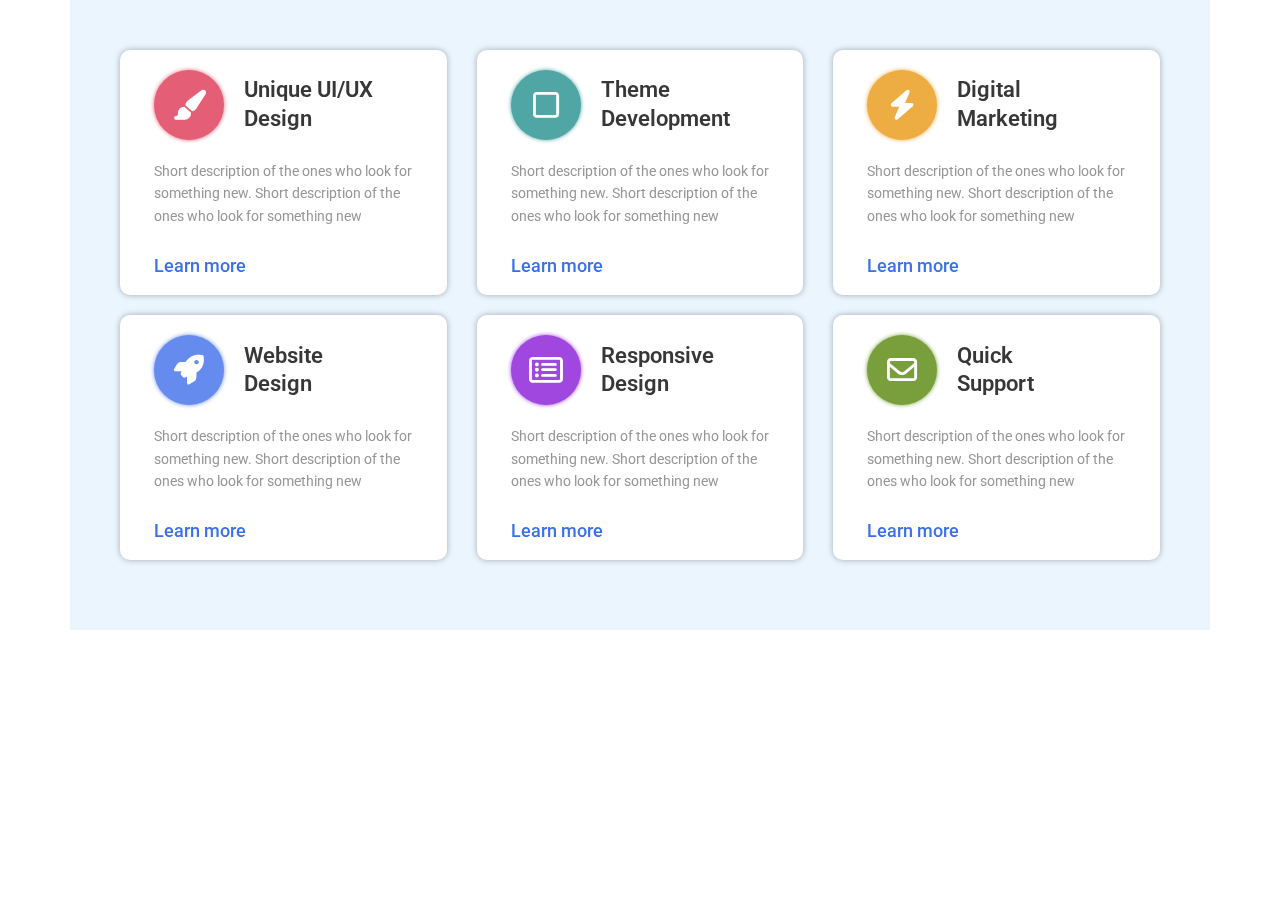
<file: Bai 2/index.html>
<!DOCTYPE html>
<html lang="en">
  <head>
    <meta charset="UTF-8" />
    <meta name="viewport" content="width=device-width, initial-scale=1.0" />
    <title>Service Layout</title>
    <link rel="preconnect" href="https://fonts.googleapis.com" />
    <link rel="preconnect" href="https://fonts.gstatic.com" crossorigin />
    <link
      href="https://fonts.googleapis.com/css2?family=Roboto:wght@300;400;500;700&display=swap"
      rel="stylesheet"
    />
    <link
      rel="stylesheet"
      href="https://cdnjs.cloudflare.com/ajax/libs/font-awesome/6.5.1/css/all.min.css"
    />
    <link rel="stylesheet" href="./asset/reset.css" />
    <link rel="stylesheet" href="./asset/grid.css" />
    <link rel="stylesheet" href="./asset/style.css" />
  </head>
  <body>
    <div class="container">
      <div class="row row-cols-lg-3 row-cols-md-2 row-cols-1">
        <div class="col">
          <article class="item">
            <div class="header">
              <div class="icon">
                <i class="fa-solid fa-paintbrush"></i>
              </div>

              <h3 class="heading">Unique UI/UX Design</h3>
            </div>
            <p class="desc">
              Short description of the ones who look for something new. Short
              description of the ones who look for something new
            </p>
            <a href="#!" class="link">Learn more</a>
          </article>
        </div>
        <div class="col">
          <article class="item">
            <div class="header">
              <div class="icon">
                <i class="fa-regular fa-square"></i>
              </div>

              <h3 class="heading">Theme Development</h3>
            </div>
            <p class="desc">
              Short description of the ones who look for something new. Short
              description of the ones who look for something new
            </p>
            <a href="#!" class="link">Learn more</a>
          </article>
        </div>
        <div class="col">
          <article class="item">
            <div class="header">
              <div class="icon">
                <i class="fa-solid fa-bolt"></i>
              </div>

              <h3 class="heading">Digital Marketing</h3>
            </div>
            <p class="desc">
              Short description of the ones who look for something new. Short
              description of the ones who look for something new
            </p>
            <a href="#!" class="link">Learn more</a>
          </article>
        </div>
        <div class="col">
          <article class="item">
            <div class="header">
              <div class="icon" style="background-color: #668bef">
                <i class="fa-solid fa-rocket"></i>
              </div>

              <h3 class="heading">Website Design</h3>
            </div>
            <p class="desc">
              Short description of the ones who look for something new. Short
              description of the ones who look for something new
            </p>
            <a href="#!" class="link">Learn more</a>
          </article>
        </div>
        <div class="col">
          <article class="item">
            <div class="header">
              <div class="icon">
                <i class="fa-regular fa-rectangle-list"></i>
              </div>

              <h3 class="heading">Responsive Design</h3>
            </div>
            <p class="desc">
              Short description of the ones who look for something new. Short
              description of the ones who look for something new
            </p>
            <a href="#!" class="link">Learn more</a>
          </article>
        </div>
        <div class="col">
          <article class="item">
            <div class="header">
              <div class="icon">
                <i class="fa-regular fa-envelope"></i>
              </div>

              <h3 class="heading">Quick Support</h3>
            </div>
            <p class="desc">
              Short description of the ones who look for something new. Short
              description of the ones who look for something new
            </p>
            <a href="#!" class="link">Learn more</a>
          </article>
        </div>
      </div>
    </div>
  </body>
</html>
</file>
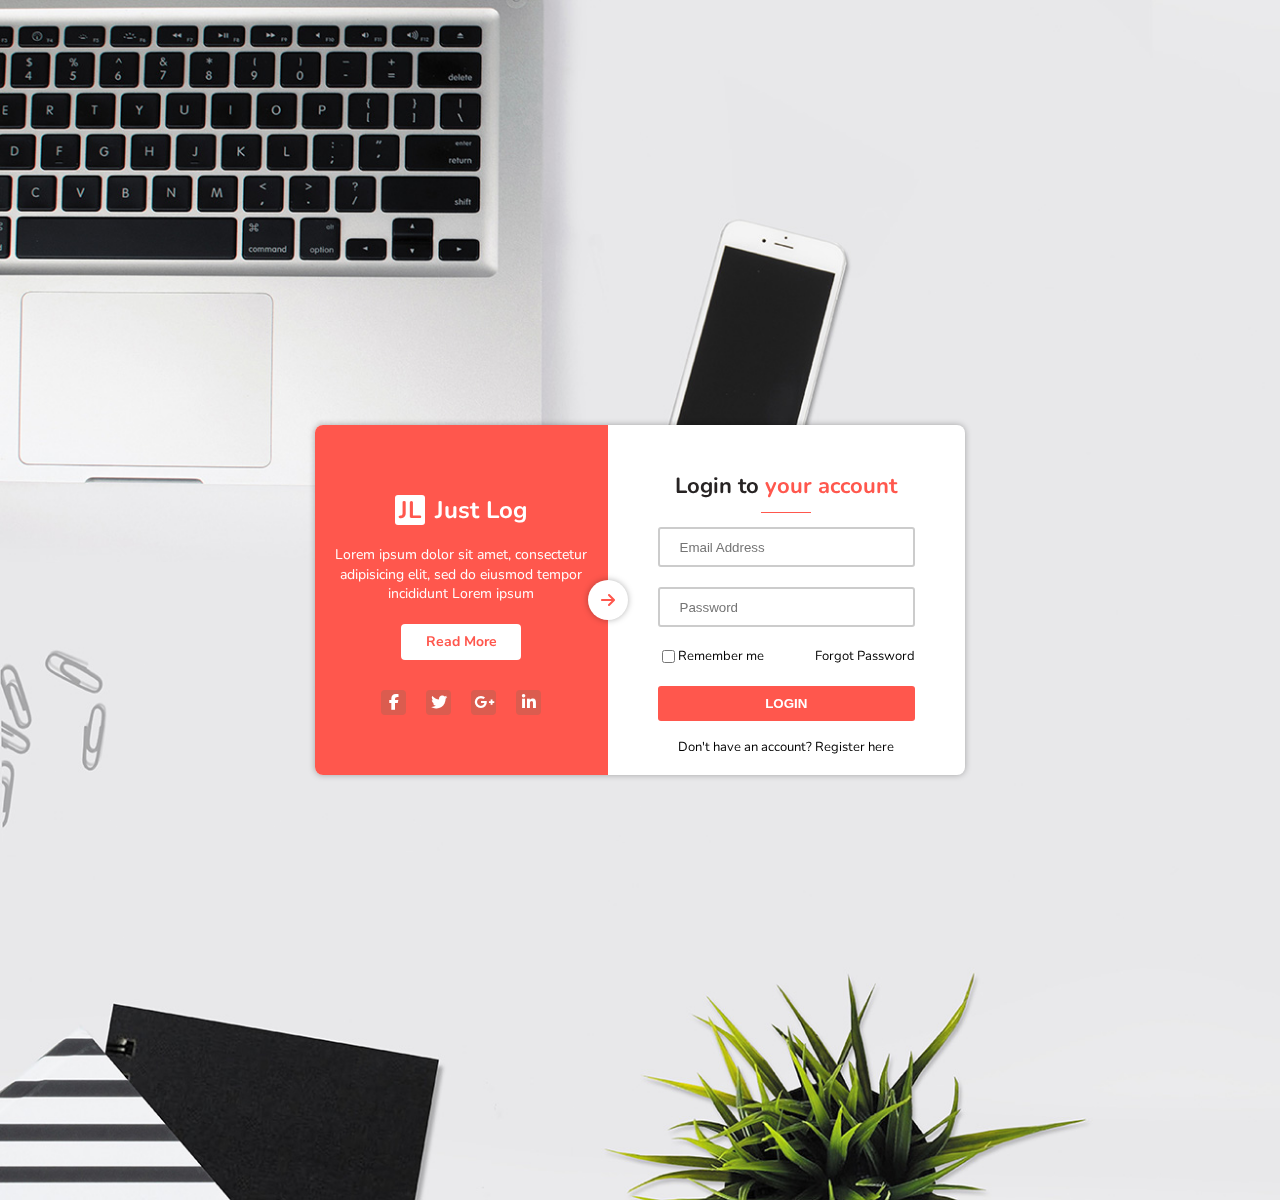
<file: Bai 3/index.html>
<!DOCTYPE html>
<html lang="en">
  <head>
    <meta charset="UTF-8" />
    <meta name="viewport" content="width=device-width, initial-scale=1.0" />
    <title>Form login</title>
    <!-- Font awesome -->
    <link
      rel="stylesheet"
      href="https://cdnjs.cloudflare.com/ajax/libs/font-awesome/6.5.1/css/all.min.css"
    />
    <!-- Font embed -->
    <link rel="preconnect" href="https://fonts.googleapis.com" />
    <link rel="preconnect" href="https://fonts.gstatic.com" crossorigin />
    <link
      href="https://fonts.googleapis.com/css2?family=Nunito:wght@300;400;500;600;700&display=swap"
      rel="stylesheet"
    />
    <!-- Reset CSS -->
    <link rel="stylesheet" href="./asset/css/reset.css" />
    <!-- Style -->
    <link rel="stylesheet" href="./asset/css/style.css" />
  </head>
  <body>
    <div class="container">
      <div class="form-left">
        <div class="header">
          <div class="icon">JL</div>
          <h2 class="heading">Just Log</h2>
        </div>
        <p class="desc">
          Lorem ipsum dolor sit amet, consectetur adipisicing elit, sed do
          eiusmod tempor incididunt Lorem ipsum
        </p>
        <a href="#!" class="action-link">Read More</a>
        <div class="social-link">
          <a href="#!" class="social-network"
            ><i class="fa-brands fa-facebook-f"></i
          ></a>
          <a href="#!" class="social-network"
            ><i class="fa-brands fa-twitter"></i
          ></a>
          <a href="#!" class="social-network"
            ><i class="fa-brands fa-google-plus-g"></i
          ></a>
          <a href="#!" class="social-network"
            ><i class="fa-brands fa-linkedin-in"></i
          ></a>
        </div>
        <div class="arrow"><i class="fa-solid fa-arrow-right"></i></div>
      </div>
      <form action="" class="form-right">
        <h2 class="form-heading"><span>Login to</span> your account</h2>
        <input type="email" name="email" placeholder="Email Address" required />
        <input
          type="password"
          name="password"
          placeholder="Password"
          required
        />
        <div class="row">
          <input type="checkbox" name="check" id="check" />
          <label for="check">Remember me</label>
          <p>Forgot Password</p>
        </div>
        <button class="submit">login</button>
        <p>Don't have an account? Register here</p>
      </form>
    </div>
  </body>
</html>
</file>
<file: Bai 2/asset/style.css>
*,
::after,
::before {
  box-sizing: border-box;
}

html {
  font-size: 62.5%;
  font-family: "Roboto", sans-serif;
}

body {
  font-size: 1.6rem;
}

.container {
  padding: 50px;
  background-color: #ebf5fe;
}

.item {
  padding: 20px 34px;
  margin-bottom: 20px;
  background-color: #fff;
  border-radius: 10px;
  filter: drop-shadow(0 0 3px rgba(0, 0, 0, 0.3));
}

.item:hover {
  border: 2px solid red;
}

.header {
  display: flex;
  align-items: center;
}

.heading {
  width: 132px;
  margin-left: 20px;
  font-size: 2.2rem;
  font-weight: 600;
  color: #373737;
  line-height: 1.3;
}

.icon {
  display: flex;
  justify-content: center;
  align-items: center;
  width: 70px;
  height: 70px;
  border-radius: 50%;
  color: #fff;
}

.col:first-child .icon {
  background-color: #e45f76;
  filter: drop-shadow(0 0 2px #e45f76);
}

.col:nth-child(2) .icon {
  background-color: #50a6a4;
  filter: drop-shadow(0 0 2px #50a6a4);
}

.col:nth-child(3) .icon {
  background-color: #eead42;
  filter: drop-shadow(0 0 2px #eead42);
}

.col:nth-child(4) .icon {
  background-color: #668bef;
  filter: drop-shadow(0 0 2px #668bef);
}

.col:nth-child(5) .icon {
  background-color: #9f47df;
  filter: drop-shadow(0 0 2px #9f47df);
}

.col:nth-child(6) .icon {
  background-color: #789f3b;
  filter: drop-shadow(0 0 2px #789f3b);
}

.icon i {
  font-size: 3rem;
}

.desc {
  max-width: 300px;
  margin-top: 20px;
  font-size: 1.4rem;
  font-weight: 400;
  line-height: 1.6;
  color: #959595;
}

.link {
  font-size: 1.8rem;
  font-weight: 500;
  display: block;
  margin-top: 30px;
  text-decoration: none;
  color: #3a70ec;
}
</file>
<file: Bai 3/asset/css/style.css>
*,
::before,
::after {
  box-sizing: border-box;
}

html {
  font-size: 62.5%;
  font-family: "Nunito", sans-serif;
}

body {
  height: 1200px;
  display: flex;
  justify-content: center;
  align-items: center;
  font-size: 1.6rem;
  background: url(../img/background.jpg) no-repeat;
  background-size: cover;
}

a {
  text-decoration: none;
}

.container {
  display: flex;
  width: 650px;
  height: 350px;
  border-radius: 8px;
  background-color: #fff;
  filter: drop-shadow(0 0 3px rgba(0, 0, 0, 0.3));
}

/* Form-left */

.form-left {
  position: relative;
  width: 45%;
  padding: 70px 20px 0;
  border-radius: 8px 0 0 8px;
  color: #fff;
  background: #ff574d;
}

.header {
  display: flex;
  justify-content: center;
  align-items: center;
  font-size: 2.4rem;
  font-weight: 700;
}

.heading {
  margin-left: 10px;
}

.icon {
  display: flex;
  justify-content: center;
  align-items: center;
  width: 30px;
  height: 30px;
  border-radius: 3px;
  color: #ff574d;
  background-color: #fff;
}

.desc {
  margin-top: 20px;
  text-align: center;
  font-size: 1.4rem;
  line-height: 1.4;
}

.action-link {
  margin-top: 20px;
  display: flex;
  justify-content: center;
  align-items: center;
  width: 120px;
  height: 20px;
  margin: 20px auto 0 auto;
  padding: 18px 0;
  border-radius: 4px;
  font-size: 1.4rem;
  font-weight: 700;
  color: #ff574d;
  background-color: #fff;
}

.social-link {
  display: flex;
  justify-content: center;
  align-items: center;
  margin-top: 30px;
}

.social-network {
  display: flex;
  justify-content: center;
  align-items: center;
  width: 25px;
  height: 25px;
  margin: 0 10px;
  border-radius: 4px;
  color: #fff;
  background: #db5c4f;
}

.arrow {
  position: absolute;
  top: 50%;
  right: 0;
  transform: translate(50%, -50%);
  display: flex;
  justify-content: center;
  align-items: center;
  width: 40px;
  height: 40px;
  border-radius: 50%;
  color: #ff574d;
  background-color: #fff;
  filter: drop-shadow(0 0 3px rgba(0, 0, 0, 0.3));
}

/* Form-right */

.form-right {
  width: 55%;
  padding: 50px;
}

.form-heading {
  position: relative;
  margin-bottom: 20px;
  font-size: 2.2rem;
  font-weight: 700;
  text-align: center;
  color: #ff574d;
}

.form-heading::after {
  position: absolute;
  left: 50%;
  transform: translateX(-50%);
  content: "";
  display: block;
  width: 50px;
  height: 1px;
  margin-top: 15px;
  background-color: #ff574d;
}

.form-heading span {
  color: #272323;
}

input[type="email"],
input[type="password"] {
  width: 100%;
  height: 40px;
  border: none;
  outline: none;
  padding-left: 20px;
  border: 2px solid #ccc;
  border-radius: 3px;
}

input[type="email"] {
  display: block;
  margin-bottom: 20px;
  margin-top: 30px;
}

.row {
  display: flex;
  align-items: center;
  margin-top: 20px;
}

.row p {
  margin-left: auto;
}

.submit {
  width: 100%;
  margin: 20px 0;
  padding: 10px 0;
  border: none;
  font-weight: 600;
  border-radius: 3px;
  color: #fff;
  background: #ff574d;
  text-transform: uppercase;
}

.submit:hover {
  opacity: 0.8;
  cursor: pointer;
}

.form-right p,
label {
  font-size: 1.3rem;
}

.form-right p:last-child {
  text-align: center;
}
</file>
<file: Bai 2/asset/grid.css>
/* X-Small devices (portrait phones, less than 576px) */
/* No media query for `xs` since this is the default in Bootstrap */

.container,
.container-fluid {
  --column-size: 12;
  --space-gutter: 10px;
  width: 100%;
  margin-left: auto;
  margin-right: auto;
  padding-left: calc(var(--space-gutter) / 2);
  padding-right: calc(var(--space-gutter) / 2);
}

.row {
  display: flex;
  flex-wrap: wrap;
  margin-left: calc(-1 * var(--space-gutter) / 2);
  margin-right: calc(-1 * var(--space-gutter) / 2);
}

.col {
  flex: 1 0;
}

.g-0 {
  --space-gutter: 0;
}

.row > [class*="offset-"] {
  margin-left: calc(100% / var(--column-size) * var(--offset-number));
}

.offset-0 {
  --offset-number: 0;
}

.offset-1 {
  --offset-number: 1;
}

.offset-2 {
  --offset-number: 2;
}

.offset-3 {
  --offset-number: 3;
}

.offset-4 {
  --offset-number: 4;
}

.offset-5 {
  --offset-number: 5;
}

.offset-6 {
  --offset-number: 6;
}

.offset-7 {
  --offset-number: 7;
}

.offset-8 {
  --offset-number: 8;
}

.offset-9 {
  --offset-number: 9;
}

.offset-10 {
  --offset-number: 10;
}

.offset-11 {
  --offset-number: 11;
}

.row[class*="row-cols-"] > *,
.row > [class^="col-"],
.col {
  padding-left: calc(var(--space-gutter) / 2);
  padding-right: calc(var(--space-gutter) / 2);
}

.row[class*="row-cols-"] > *,
.row > [class^="col-"] {
  flex: 0 0 auto;
}

.row[class*="row-cols-"] > * {
  width: calc(100% / var(--row-col-number));
}

.row-cols-1 > * {
  --row-col-number: 1;
}

.row-cols-2 > * {
  --row-col-number: 2;
}

.row-cols-3 > * {
  --row-col-number: 3;
}

.row-cols-4 > * {
  --row-col-number: 4;
}

.row-cols-5 > * {
  --row-col-number: 5;
}

.row-cols-6 > * {
  --row-col-number: 6;
}

.row > [class^="col-"] {
  width: calc(100% / var(--column-size) * var(--column-number));
}

.col-1 {
  --column-number: 1;
}

.col-2 {
  --column-number: 2;
}

.col-3 {
  --column-number: 3;
}
.col-4 {
  --column-number: 4;
}

.col-5 {
  --column-number: 5;
}
.col-6 {
  --column-number: 6;
}

.col-7 {
  --column-number: 7;
}

.col-8 {
  --column-number: 8;
}

.col-9 {
  --column-number: 8;
}

.col-10 {
  --column-number: 10;
}

.col-11 {
  --column-number: 11;
}

.col-12 {
  --column-number: 12;
}

/* Small devices (landscape phones, 576px and up) */
@media (min-width: 576px) {
  .container {
    --space-gutter: 24px;
    max-width: 540px;
  }

  .g-sm-0 {
    --space-gutter: 0;
  }

  .offset-sm-0 {
    --offset-number: 0;
  }

  .offset-sm-1 {
    --offset-number: 1;
  }

  .offset-sm-2 {
    --offset-number: 2;
  }

  .offset-sm-3 {
    --offset-number: 3;
  }

  .offset-sm-4 {
    --offset-number: 4;
  }

  .offset-sm-5 {
    --offset-number: 5;
  }

  .offset-sm-6 {
    --offset-number: 6;
  }

  .offset-sm-7 {
    --offset-number: 7;
  }

  .offset-sm-8 {
    --offset-number: 8;
  }

  .offset-sm-9 {
    --offset-number: 9;
  }

  .offset-sm-10 {
    --offset-number: 10;
  }

  .offset-sm-11 {
    --offset-number: 11;
  }

  .row-cols-sm-1 > * {
    --row-col-number: 1;
  }

  .row-cols-sm-2 > * {
    --row-col-number: 2;
  }

  .row-cols-sm-3 > * {
    --row-col-number: 3;
  }

  .row-cols-sm-4 > * {
    --row-col-number: 4;
  }

  .row-cols-sm-5 > * {
    --row-col-number: 5;
  }

  .row-cols-sm-6 > * {
    --row-col-number: 6;
  }

  .col-sm-1 {
    --column-number: 1;
  }

  .col-sm-2 {
    --column-number: 2;
  }

  .col-sm-3 {
    --column-number: 3;
  }
  .col-sm-4 {
    --column-number: 4;
  }

  .col-sm-5 {
    --column-number: 5;
  }
  .col-sm-6 {
    --column-number: 6;
  }

  .col-sm-7 {
    --column-number: 7;
  }

  .col-sm-8 {
    --column-number: 8;
  }

  .col-sm-9 {
    --column-number: 8;
  }

  .col-sm-10 {
    --column-number: 10;
  }

  .col-sm-11 {
    --column-number: 11;
  }

  .col-sm-12 {
    --column-number: 12;
  }
}

/* Medium devices (tablets, 768px and up) */
@media (min-width: 768px) {
  .container {
    max-width: 720px;
  }

  .g-md-0 {
    --space-gutter: 0;
  }

  .offset-md-0 {
    --offset-number: 0;
  }

  .offset-md-1 {
    --offset-number: 1;
  }

  .offset-md-2 {
    --offset-number: 2;
  }

  .offset-md-3 {
    --offset-number: 3;
  }

  .offset-md-4 {
    --offset-number: 4;
  }

  .offset-md-5 {
    --offset-number: 5;
  }

  .offset-md-6 {
    --offset-number: 6;
  }

  .offset-md-7 {
    --offset-number: 7;
  }

  .offset-md-8 {
    --offset-number: 8;
  }

  .offset-md-9 {
    --offset-number: 9;
  }

  .offset-md-10 {
    --offset-number: 10;
  }

  .offset-md-11 {
    --offset-number: 11;
  }

  .row-cols-md-1 > * {
    --row-col-number: 1;
  }

  .row-cols-md-2 > * {
    --row-col-number: 2;
  }

  .row-cols-md-3 > * {
    --row-col-number: 3;
  }

  .row-cols-md-4 > * {
    --row-col-number: 4;
  }

  .row-cols-md-5 > * {
    --row-col-number: 5;
  }

  .row-cols-md-6 > * {
    --row-col-number: 6;
  }

  .col-md-1 {
    --column-number: 1;
  }

  .col-md-2 {
    --column-number: 2;
  }

  .col-md-3 {
    --column-number: 3;
  }
  .col-md-4 {
    --column-number: 4;
  }

  .col-md-5 {
    --column-number: 5;
  }
  .col-md-6 {
    --column-number: 6;
  }

  .col-md-7 {
    --column-number: 7;
  }

  .col-md-8 {
    --column-number: 8;
  }

  .col-md-9 {
    --column-number: 8;
  }

  .col-md-10 {
    --column-number: 10;
  }

  .col-md-11 {
    --column-number: 11;
  }

  .col-md-12 {
    --column-number: 12;
  }
}

/* Large devices (desktops, 992px and up) */
@media (min-width: 992px) {
  .container {
    --space-gutter: 30px;
    max-width: 960px;
  }

  .g-lg-0 {
    --space-gutter: 0;
  }

  .offset-lg-0 {
    --offset-number: 0;
  }

  .offset-lg-1 {
    --offset-number: 1;
  }

  .offset-lg-2 {
    --offset-number: 2;
  }

  .offset-lg-3 {
    --offset-number: 3;
  }

  .offset-lg-4 {
    --offset-number: 4;
  }

  .offset-lg-5 {
    --offset-number: 5;
  }

  .offset-lg-6 {
    --offset-number: 6;
  }

  .offset-lg-7 {
    --offset-number: 7;
  }

  .offset-lg-8 {
    --offset-number: 8;
  }

  .offset-lg-9 {
    --offset-number: 9;
  }

  .offset-lg-10 {
    --offset-number: 10;
  }

  .offset-lg-11 {
    --offset-number: 11;
  }

  .row-cols-lg-1 > * {
    --row-col-number: 1;
  }

  .row-cols-lg-2 > * {
    --row-col-number: 2;
  }

  .row-cols-lg-3 > * {
    --row-col-number: 3;
  }

  .row-cols-lg-4 > * {
    --row-col-number: 4;
  }

  .row-cols-lg-5 > * {
    --row-col-number: 5;
  }

  .row-cols-lg-6 > * {
    --row-col-number: 6;
  }

  .col-lg-1 {
    --column-number: 1;
  }

  .col-lg-2 {
    --column-number: 2;
  }

  .col-lg-3 {
    --column-number: 3;
  }
  .col-lg-4 {
    --column-number: 4;
  }

  .col-lg-5 {
    --column-number: 5;
  }
  .col-lg-6 {
    --column-number: 6;
  }

  .col-lg-7 {
    --column-number: 7;
  }

  .col-lg-8 {
    --column-number: 8;
  }

  .col-lg-9 {
    --column-number: 8;
  }

  .col-lg-10 {
    --column-number: 10;
  }

  .col-lg-11 {
    --column-number: 11;
  }

  .col-lg-12 {
    --column-number: 12;
  }
}

/* X-Large devices (large desktops, 1200px and up) */
@media (min-width: 1200px) {
  .container {
    max-width: 1140px;
  }

  .g-xl-0 {
    --space-gutter: 0;
  }

  .offset-xl-0 {
    --offset-number: 0;
  }

  .offset-xl-1 {
    --offset-number: 1;
  }

  .offset-xl-2 {
    --offset-number: 2;
  }

  .offset-xl-3 {
    --offset-number: 3;
  }

  .offset-xl-4 {
    --offset-number: 4;
  }

  .offset-xl-5 {
    --offset-number: 5;
  }

  .offset-xl-6 {
    --offset-number: 6;
  }

  .offset-xl-7 {
    --offset-number: 7;
  }

  .offset-xl-8 {
    --offset-number: 8;
  }

  .offset-xl-9 {
    --offset-number: 9;
  }

  .offset-xl-10 {
    --offset-number: 10;
  }

  .offset-xl-11 {
    --offset-number: 11;
  }

  .row-cols-xl-1 > * {
    --row-col-number: 1;
  }

  .row-cols-xl-2 > * {
    --row-col-number: 2;
  }

  .row-cols-xl-3 > * {
    --row-col-number: 3;
  }

  .row-cols-xl-4 > * {
    --row-col-number: 4;
  }

  .row-cols-xl-5 > * {
    --row-col-number: 5;
  }

  .row-cols-xl-6 > * {
    --row-col-number: 6;
  }

  .col-xl-1 {
    --column-number: 1;
  }

  .col-xl-2 {
    --column-number: 2;
  }

  .col-xl-3 {
    --column-number: 3;
  }
  .col-xl-4 {
    --column-number: 4;
  }

  .col-xl-5 {
    --column-number: 5;
  }
  .col-xl-6 {
    --column-number: 6;
  }

  .col-xl-7 {
    --column-number: 7;
  }

  .col-xl-8 {
    --column-number: 8;
  }

  .col-xl-9 {
    --column-number: 8;
  }

  .col-xl-10 {
    --column-number: 10;
  }

  .col-xl-11 {
    --column-number: 11;
  }

  .col-xl-12 {
    --column-number: 12;
  }
}

/* XX-Large devices (larger desktops, 1400px and up) */
@media (min-width: 1400px) {
  .container {
    max-width: 1320px;
  }

  .g-xxl-0 {
    --space-gutter: 0;
  }

  .offset-xxl-0 {
    --offset-number: 0;
  }

  .offset-xxl-1 {
    --offset-number: 1;
  }

  .offset-xxl-2 {
    --offset-number: 2;
  }

  .offset-xxl-3 {
    --offset-number: 3;
  }

  .offset-xxl-4 {
    --offset-number: 4;
  }

  .offset-xxl-5 {
    --offset-number: 5;
  }

  .offset-xxl-6 {
    --offset-number: 6;
  }

  .offset-xxl-7 {
    --offset-number: 7;
  }

  .offset-xxl-8 {
    --offset-number: 8;
  }

  .offset-xxl-9 {
    --offset-number: 9;
  }

  .offset-xxl-10 {
    --offset-number: 10;
  }

  .offset-xxl-11 {
    --offset-number: 11;
  }

  .row-cols-xxl-1 > * {
    --row-col-number: 1;
  }

  .row-cols-xxl-2 > * {
    --row-col-number: 2;
  }

  .row-cols-xxl-3 > * {
    --row-col-number: 3;
  }

  .row-cols-xxl-4 > * {
    --row-col-number: 4;
  }

  .row-cols-xxl-5 > * {
    --row-col-number: 5;
  }

  .row-cols-xxl-6 > * {
    --row-col-number: 6;
  }

  .col-xxl-1 {
    --column-number: 1;
  }

  .col-xxl-2 {
    --column-number: 2;
  }

  .col-xxl-3 {
    --column-number: 3;
  }
  .col-xxl-4 {
    --column-number: 4;
  }

  .col-xxl-5 {
    --column-number: 5;
  }
  .col-xxl-6 {
    --column-number: 6;
  }

  .col-xxl-7 {
    --column-number: 7;
  }

  .col-xxl-8 {
    --column-number: 8;
  }

  .col-xxl-9 {
    --column-number: 8;
  }

  .col-xxl-10 {
    --column-number: 10;
  }

  .col-xxl-11 {
    --column-number: 11;
  }

  .col-xxl-12 {
    --column-number: 12;
  }
}
</file>
